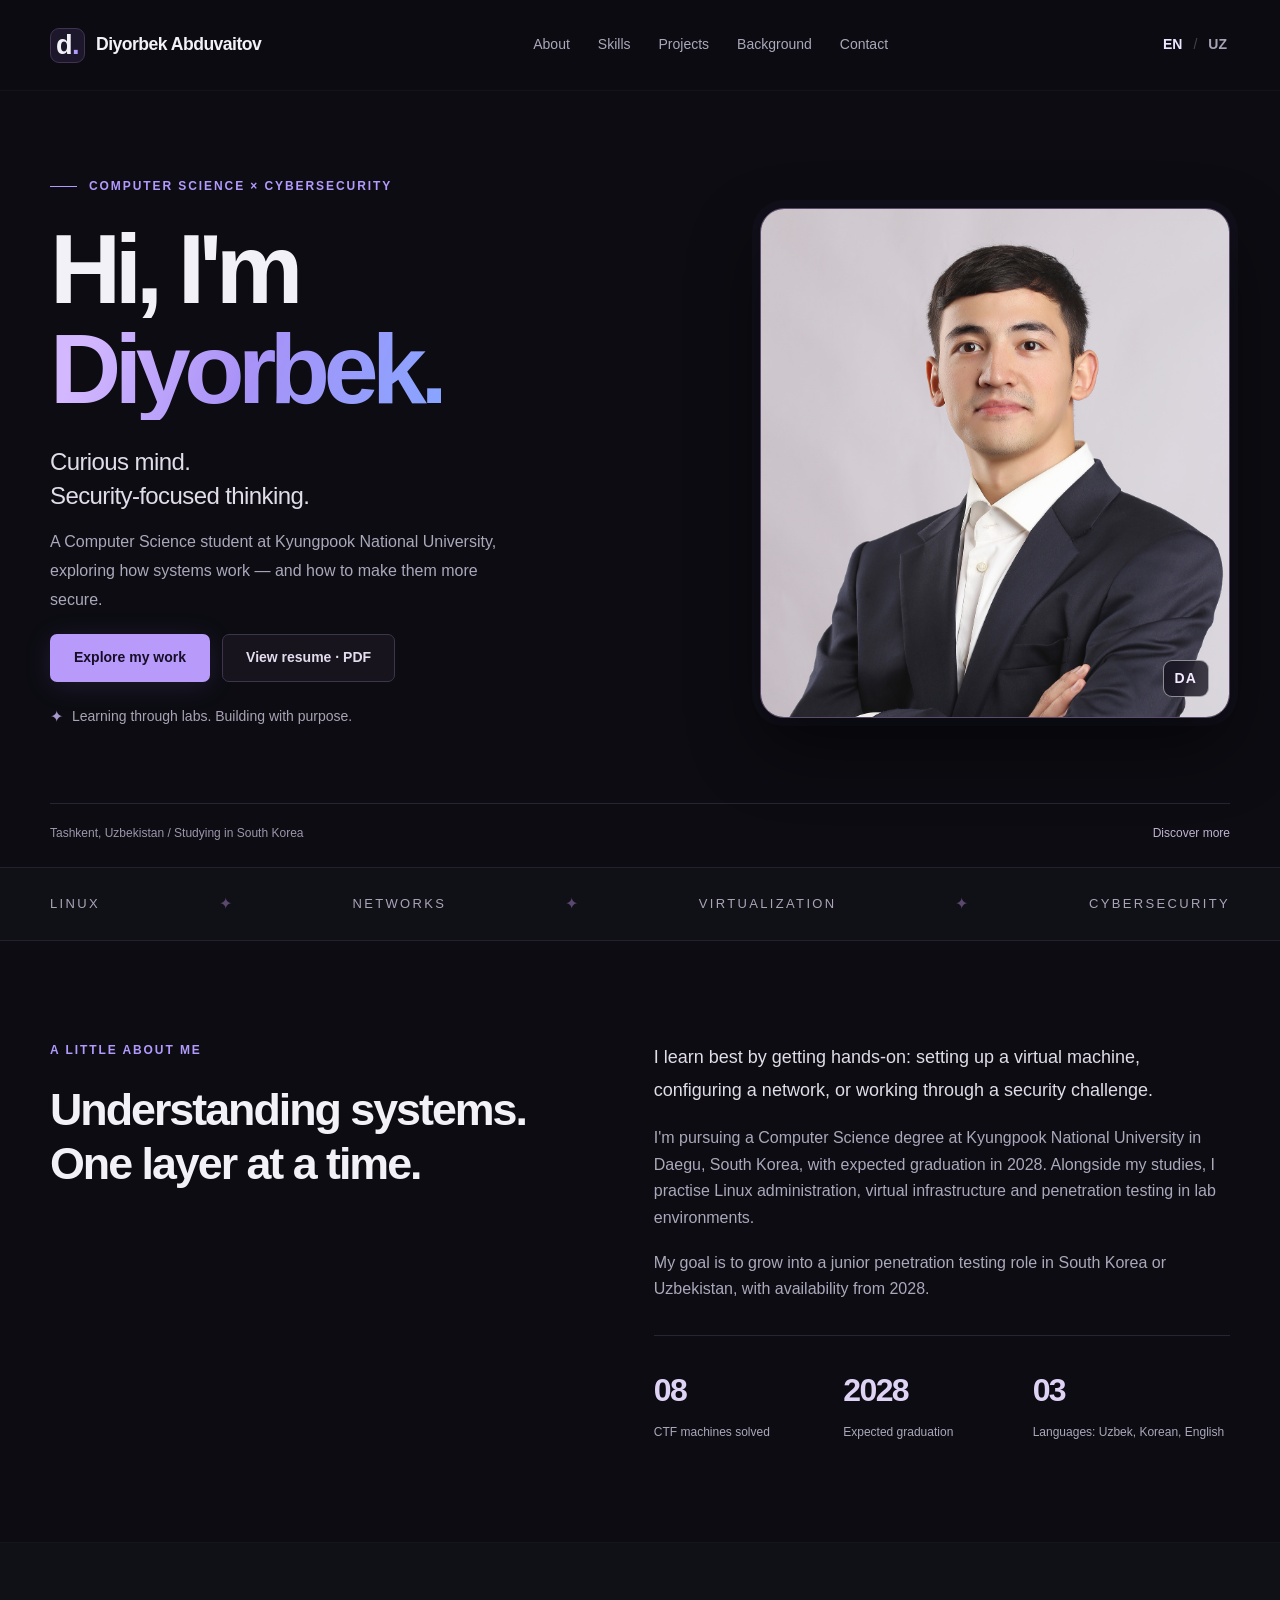
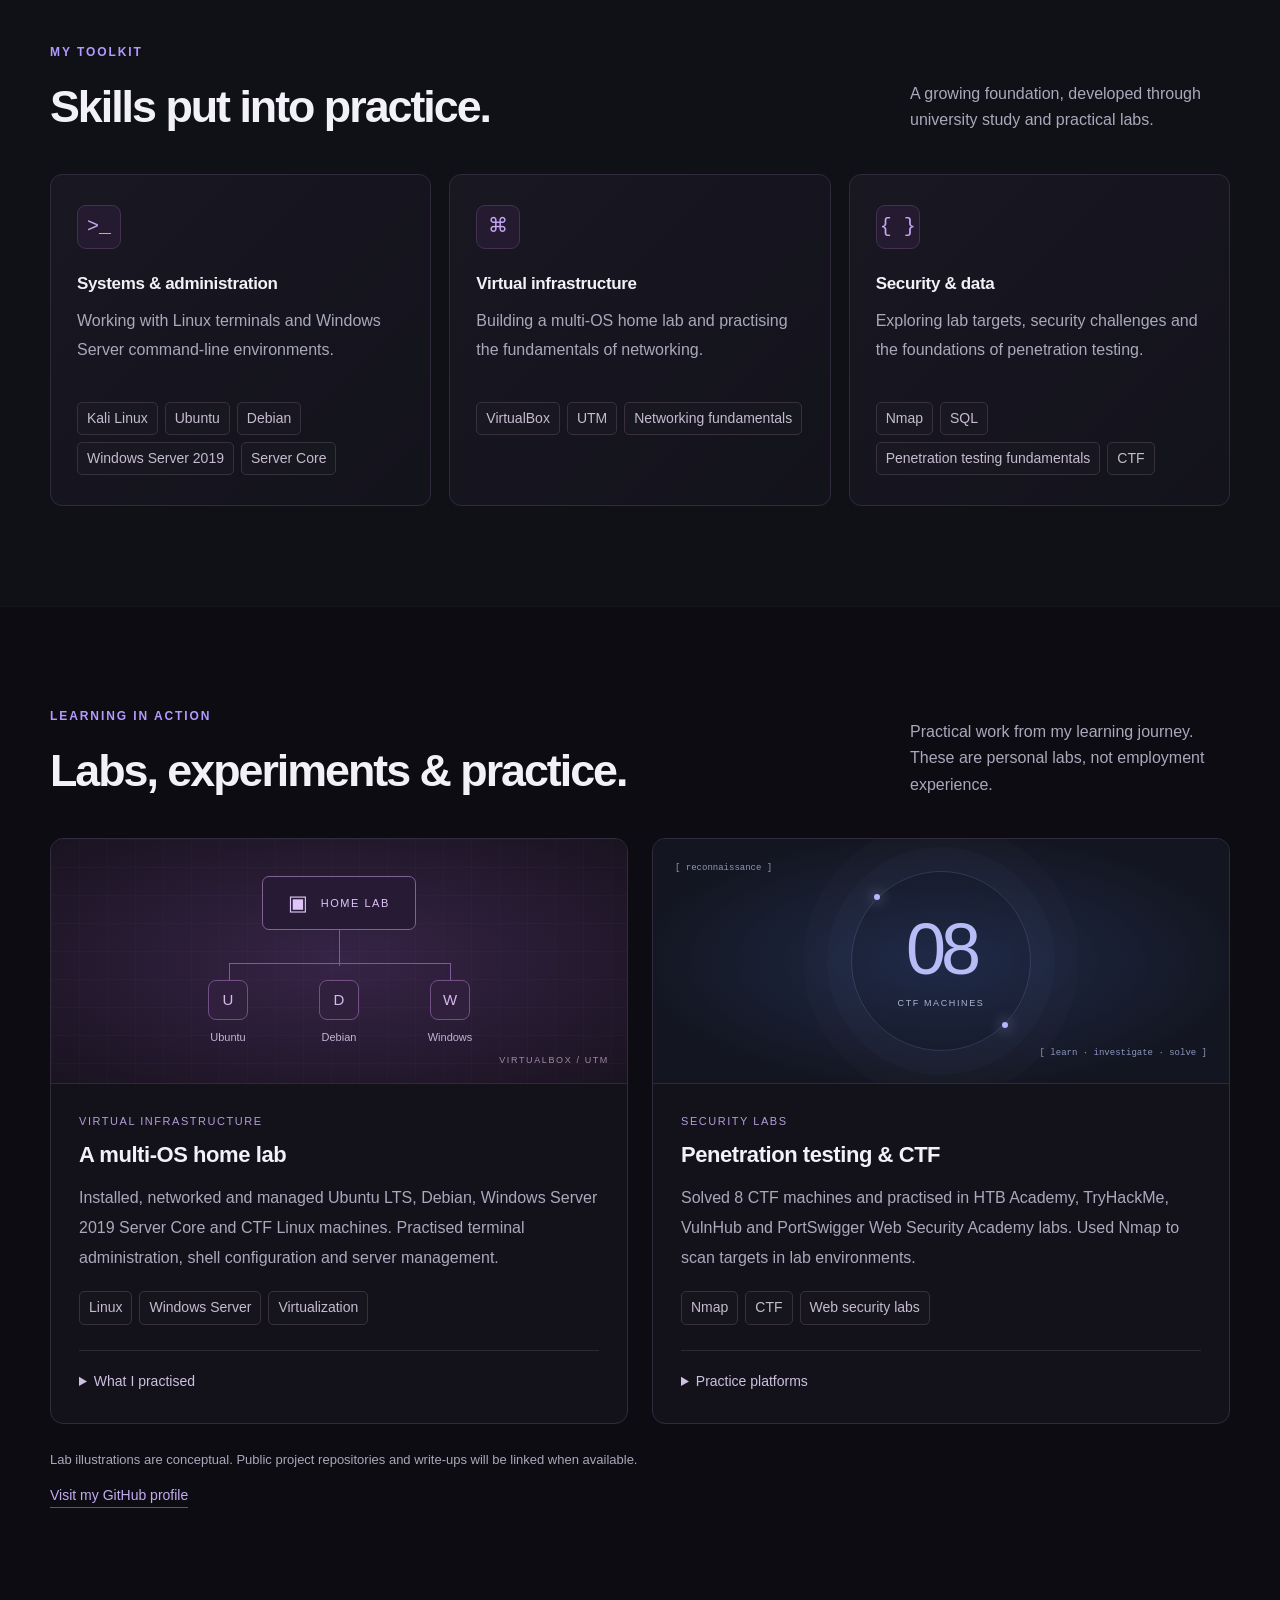
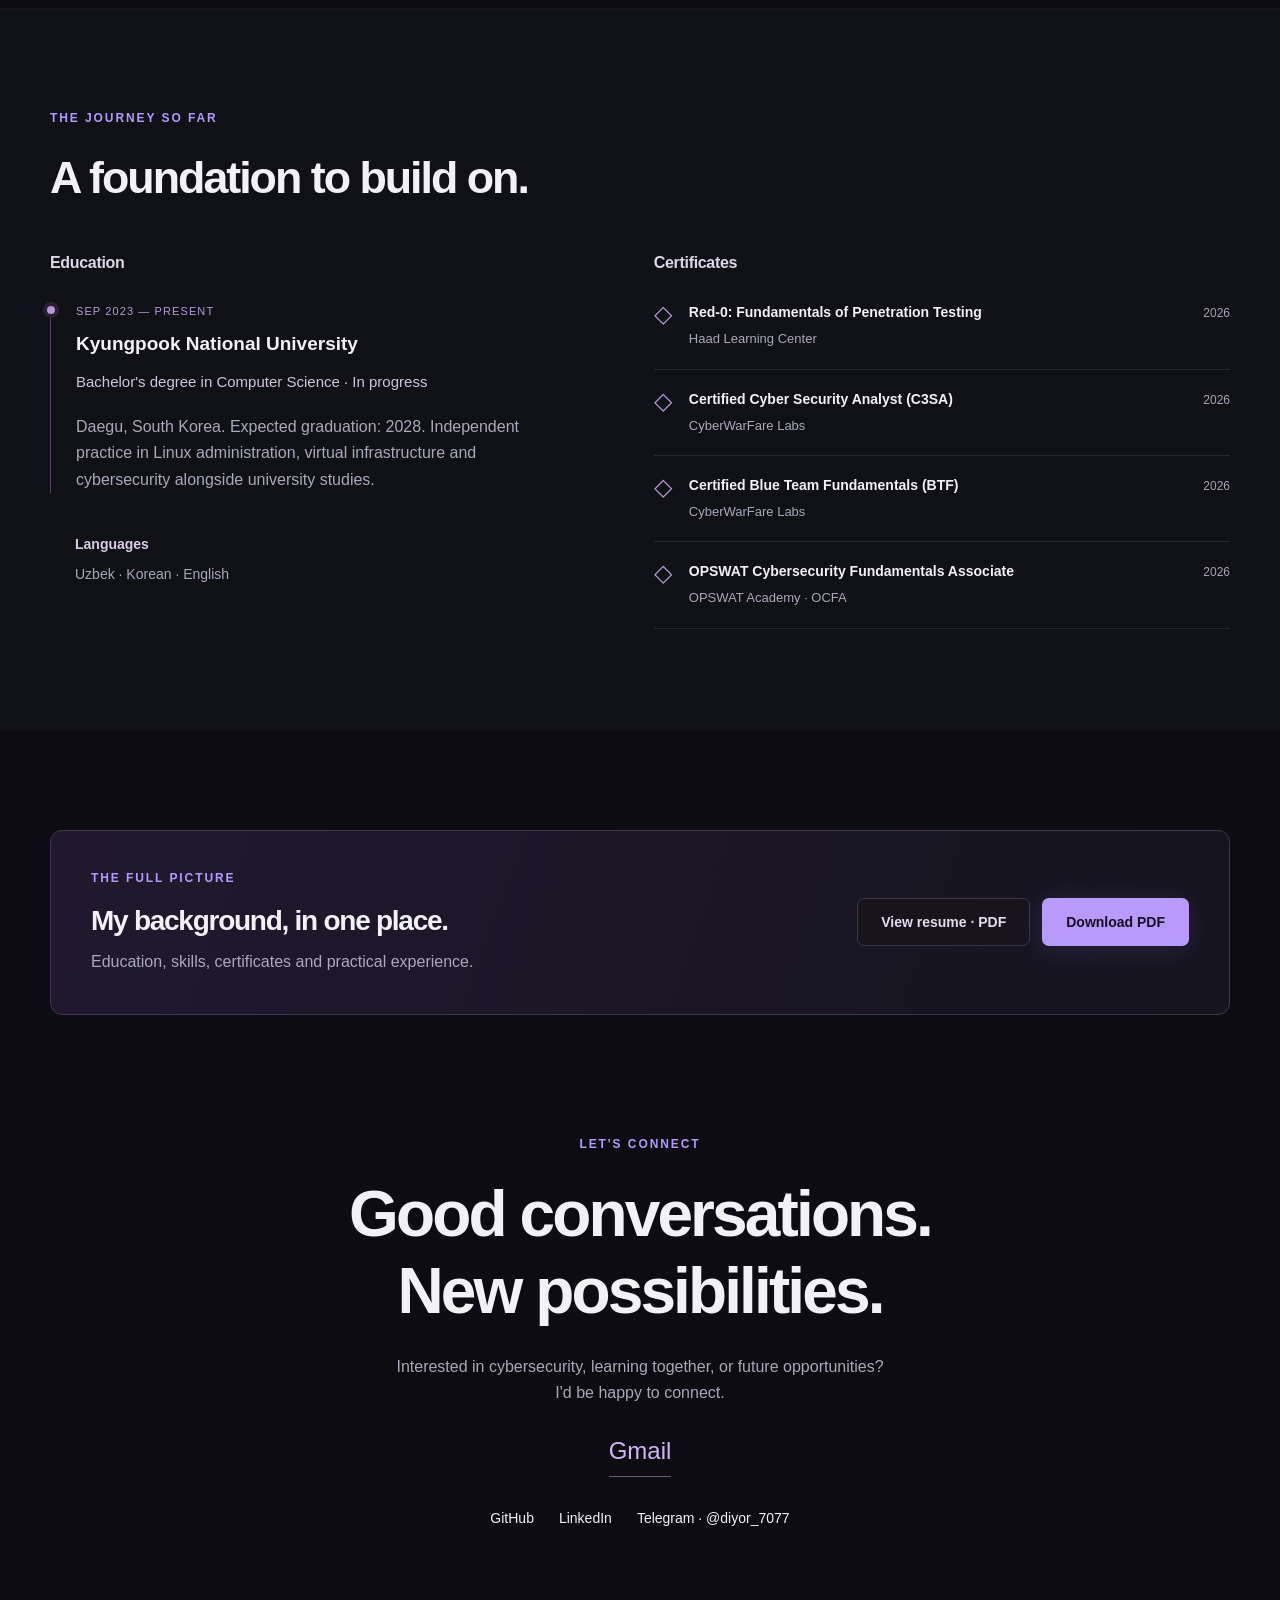
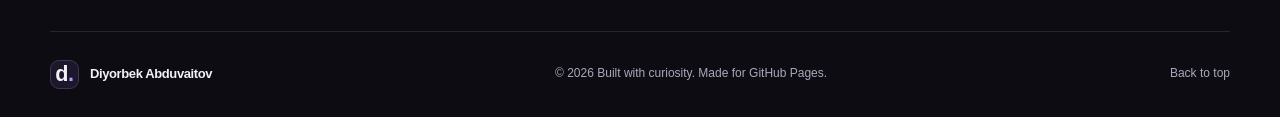
<file: index.html>
<!doctype html>
<html lang="en">
<head>
  <meta charset="UTF-8">
  <meta name="viewport" content="width=device-width, initial-scale=1">
  <meta name="theme-color" content="#0c0c12">
  <title>Diyorbek Abduvaitov | Computer Science & Cybersecurity</title>
  <meta name="description" content="Diyorbek Abduvaitov — Computer Science student at Kyungpook National University. Explore Linux, virtual infrastructure and cybersecurity lab practice.">
  <link rel="canonical" href="https://diyorbekabduvaitov.github.io/">
  <meta property="og:type" content="website">
  <meta property="og:title" content="Diyorbek Abduvaitov | Computer Science & Cybersecurity">
  <meta property="og:description" content="Learning by building. Exploring Linux, networks and cybersecurity.">
  <meta property="og:url" content="https://diyorbekabduvaitov.github.io/">
  <meta name="twitter:card" content="summary">
  <link rel="icon" href="assets/favicon.svg" type="image/svg+xml">
  <link rel="stylesheet" href="styles.css?v=portrait-2">
  <script src="script.js" defer></script>
</head>
<body>
  <a class="skip-link" href="#main" data-i18n="skip">Skip to content</a>
  <header class="site-header">
    <div class="nav-wrap container">
      <a class="brand" href="#home" aria-label="Diyorbek Abduvaitov, home"><span class="brand-mark">d<span>.</span></span><span class="brand-name">Diyorbek Abduvaitov</span></a>
      <nav aria-label="Main navigation" id="navigation">
        <a href="#about" data-i18n="navAbout">About</a>
        <a href="#skills" data-i18n="navSkills">Skills</a>
        <a href="#projects" data-i18n="navWork">Projects</a>
        <a href="#background" data-i18n="navBackground">Background</a>
        <a href="#contact" data-i18n="navContact">Contact</a>
      </nav>
      <div class="nav-actions">
        <div class="language" role="group" aria-label="Language"><button type="button" data-language="en" aria-pressed="true">EN</button><span>/</span><button type="button" data-language="uz" aria-pressed="false">UZ</button></div>
        <button class="menu-toggle" type="button" aria-expanded="false" aria-controls="navigation" aria-label="Open menu"><span></span><span></span></button>
      </div>
    </div>
  </header>
  <main id="main">
    <section class="hero container" id="home" aria-labelledby="hero-title">
      <div class="hero-copy">
        <p class="eyebrow"><span class="short-line"></span><span data-i18n="heroEyebrow">COMPUTER SCIENCE × CYBERSECURITY</span></p>
        <h1 id="hero-title"><span data-i18n="hello">Hi, I'm</span><br><span class="gradient-text">Diyorbek.</span></h1>
        <p class="hero-tagline" data-i18n="tagline">Curious mind.<br>Security-focused thinking.</p>
        <p class="hero-description" data-i18n="heroDescription">A Computer Science student at Kyungpook National University, exploring how systems work — and how to make them more secure.</p>
        <div class="button-row"><a class="button primary" href="#projects" data-i18n="explore">Explore my work</a><a class="button secondary" href="assets/diyorbek-abduvaitov-resume.pdf" target="_blank" rel="noopener" data-i18n="viewCV">View resume · PDF</a></div>
        <p class="hero-note"><span class="small-star" aria-hidden="true">✦</span><span data-i18n="heroNote">Learning through labs. Building with purpose.</span></p>
      </div>
      <div class="hero-visual portrait-visual">
        <img class="portrait" src="assets/diyorbek-abduvaitov-portrait.jpg" alt="Portrait of Diyorbek Abduvaitov" width="1333" height="2000" fetchpriority="high">
        <span class="portrait-corner" aria-hidden="true">DA</span>
      </div>
      <div class="hero-bottom"><span data-i18n="based">Tashkent, Uzbekistan / Studying in South Korea</span><a href="#about" data-i18n="scroll">Discover more</a></div>
    </section>
    <div class="focus-strip"><div class="container"><span>LINUX</span><b aria-hidden="true">✦</b><span data-i18n="stripNetworks">NETWORKS</span><b aria-hidden="true">✦</b><span data-i18n="stripVirtual">VIRTUALIZATION</span><b aria-hidden="true">✦</b><span data-i18n="stripSecurity">CYBERSECURITY</span></div></div>
    <section class="section container about" id="about" aria-labelledby="about-title">
      <div><p class="eyebrow" data-i18n="aboutLabel">A LITTLE ABOUT ME</p><h2 id="about-title" data-i18n="aboutTitle">Understanding systems.<br>One layer at a time.</h2></div>
      <div class="about-copy"><p class="lead" data-i18n="aboutLead">I learn best by getting hands-on: setting up a virtual machine, configuring a network, or working through a security challenge.</p><p data-i18n="aboutBody">I'm pursuing a Computer Science degree at Kyungpook National University in Daegu, South Korea, with expected graduation in 2028. Alongside my studies, I practise Linux administration, virtual infrastructure and penetration testing in lab environments.</p><p data-i18n="aboutGoal">My goal is to grow into a junior penetration testing role in South Korea or Uzbekistan, with availability from 2028.</p><div class="about-facts"><div><strong>08</strong><span data-i18n="ctfFact">CTF machines solved</span></div><div><strong>2028</strong><span data-i18n="gradFact">Expected graduation</span></div><div><strong>03</strong><span data-i18n="langFact">Languages: Uzbek, Korean, English</span></div></div></div>
    </section>
    <section class="section section-tinted" id="skills" aria-labelledby="skills-title"><div class="container">
      <div class="section-heading"><div><p class="eyebrow" data-i18n="skillsLabel">MY TOOLKIT</p><h2 id="skills-title" data-i18n="skillsTitle">Skills put into practice.</h2></div><p data-i18n="skillsIntro">A growing foundation, developed through university study and practical labs.</p></div>
      <div class="skills-grid">
        <article class="skill-card"><span class="skill-icon" aria-hidden="true">&gt;_</span><h3 data-i18n="systemsTitle">Systems & administration</h3><p data-i18n="systemsBody">Working with Linux terminals and Windows Server command-line environments.</p><div class="chips"><span>Kali Linux</span><span>Ubuntu</span><span>Debian</span><span>Windows Server 2019</span><span>Server Core</span></div></article>
        <article class="skill-card"><span class="skill-icon" aria-hidden="true">⌘</span><h3 data-i18n="infraTitle">Virtual infrastructure</h3><p data-i18n="infraBody">Building a multi-OS home lab and practising the fundamentals of networking.</p><div class="chips"><span>VirtualBox</span><span>UTM</span><span data-i18n="networking">Networking fundamentals</span></div></article>
        <article class="skill-card"><span class="skill-icon" aria-hidden="true">{ }</span><h3 data-i18n="securityTitle">Security & data</h3><p data-i18n="securityBody">Exploring lab targets, security challenges and the foundations of penetration testing.</p><div class="chips"><span>Nmap</span><span>SQL</span><span data-i18n="pentesting">Penetration testing fundamentals</span><span>CTF</span></div></article>
      </div>
    </div></section>
    <section class="section container" id="projects" aria-labelledby="projects-title">
      <div class="section-heading"><div><p class="eyebrow" data-i18n="projectsLabel">LEARNING IN ACTION</p><h2 id="projects-title" data-i18n="projectsTitle">Labs, experiments & practice.</h2></div><p data-i18n="projectsIntro">Practical work from my learning journey. These are personal labs, not employment experience.</p></div>
      <div class="projects-grid">
        <article class="project-card"><div class="project-art lab-art" role="img" aria-label="Illustration of connected virtual machines"><div class="lab-host"><span class="host-symbol">▣</span> HOME LAB</div><div class="lab-connection"></div><div class="lab-machines"><span><b>U</b>Ubuntu</span><span><b>D</b>Debian</span><span><b>W</b>Windows</span></div><span class="art-note">VIRTUALBOX / UTM</span></div><div class="project-content"><p class="project-category" data-i18n="labCategory">VIRTUAL INFRASTRUCTURE</p><h3 data-i18n="labTitle">A multi-OS home lab</h3><p data-i18n="labBody">Installed, networked and managed Ubuntu LTS, Debian, Windows Server 2019 Server Core and CTF Linux machines. Practised terminal administration, shell configuration and server management.</p><div class="chips"><span>Linux</span><span>Windows Server</span><span data-i18n="virtualization">Virtualization</span></div><details><summary data-i18n="labDetails">What I practised</summary><p data-i18n="labDetailBody">Creating virtual machines with VirtualBox and UTM, configuring virtual networks, using Linux terminals and managing Windows Server from the command line.</p></details></div></article>
        <article class="project-card"><div class="project-art ctf-art" role="img" aria-label="Illustration representing eight solved CTF machines"><div class="ctf-orbit"></div><div class="ctf-number">08<span>CTF MACHINES</span></div><span class="ctf-code code-one">[ reconnaissance ]</span><span class="ctf-code code-two">[ learn · investigate · solve ]</span></div><div class="project-content"><p class="project-category" data-i18n="ctfCategory">SECURITY LABS</p><h3 data-i18n="ctfTitle">Penetration testing & CTF</h3><p data-i18n="ctfBody">Solved 8 CTF machines and practised in HTB Academy, TryHackMe, VulnHub and PortSwigger Web Security Academy labs. Used Nmap to scan targets in lab environments.</p><div class="chips"><span>Nmap</span><span>CTF</span><span data-i18n="webLabs">Web security labs</span></div><details><summary data-i18n="ctfDetails">Practice platforms</summary><p class="platform-links"><a href="https://academy.hackthebox.com/" target="_blank" rel="noopener">HTB Academy</a><a href="https://tryhackme.com/" target="_blank" rel="noopener">TryHackMe</a><a href="https://www.vulnhub.com/" target="_blank" rel="noopener">VulnHub</a><a href="https://portswigger.net/web-security" target="_blank" rel="noopener">PortSwigger Academy</a></p></details></div></article>
      </div>
      <p class="projects-note" data-i18n="projectNote">Lab illustrations are conceptual. Public project repositories and write-ups will be linked when available.</p>
      <a class="text-link" href="https://github.com/diyorbekabduvaitov" target="_blank" rel="noopener" data-i18n="githubVisit">Visit my GitHub profile</a>
    </section>
    <section class="section section-tinted" id="background" aria-labelledby="background-title"><div class="container">
      <p class="eyebrow" data-i18n="backgroundLabel">THE JOURNEY SO FAR</p><h2 id="background-title" data-i18n="backgroundTitle">A foundation to build on.</h2>
      <div class="background-grid"><div class="education"><h3 data-i18n="educationLabel">Education</h3><div class="timeline"><p class="timeline-date" data-i18n="educationDate">SEP 2023 — PRESENT</p><h4>Kyungpook National University</h4><p class="degree" data-i18n="degree">Bachelor's degree in Computer Science · In progress</p><p data-i18n="educationBody">Daegu, South Korea. Expected graduation: 2028. Independent practice in Linux administration, virtual infrastructure and cybersecurity alongside university studies.</p></div><div class="language-note"><h4 data-i18n="languagesTitle">Languages</h4><p data-i18n="languagesBody">Uzbek · Korean · English</p></div></div>
      <div class="certificates"><h3 data-i18n="certificatesLabel">Certificates</h3><ul><li><span class="cert-icon" aria-hidden="true">◇</span><div><h4>Red-0: Fundamentals of Penetration Testing</h4><p>Haad Learning Center</p></div><time datetime="2026-10">2026</time></li><li><span class="cert-icon" aria-hidden="true">◇</span><div><h4>Certified Cyber Security Analyst (C3SA)</h4><p>CyberWarFare Labs</p></div><time datetime="2026-10">2026</time></li><li><span class="cert-icon" aria-hidden="true">◇</span><div><h4>Certified Blue Team Fundamentals (BTF)</h4><p>CyberWarFare Labs</p></div><time datetime="2026-10">2026</time></li><li><span class="cert-icon" aria-hidden="true">◇</span><div><h4>OPSWAT Cybersecurity Fundamentals Associate</h4><p>OPSWAT Academy · OCFA</p></div><time datetime="2026-10">2026</time></li></ul></div></div>
    </div></section>
    <section class="section container" id="resume" aria-labelledby="resume-title"><div class="resume-banner"><div><p class="eyebrow" data-i18n="resumeLabel">THE FULL PICTURE</p><h2 id="resume-title" data-i18n="resumeTitle">My background, in one place.</h2><p data-i18n="resumeBody">Education, skills, certificates and practical experience.</p></div><div class="button-row"><a class="button secondary" href="assets/diyorbek-abduvaitov-resume.pdf" target="_blank" rel="noopener" data-i18n="viewCV">View resume · PDF</a><a class="button primary" href="assets/diyorbek-abduvaitov-resume.pdf" download="Diyorbek-Abduvaitov-Resume.pdf" data-i18n="downloadCV">Download PDF</a></div></div></section>
    <section class="section container contact" id="contact" aria-labelledby="contact-title"><p class="eyebrow" data-i18n="contactLabel">LET'S CONNECT</p><h2 id="contact-title" data-i18n="contactTitle">Good conversations.<br>New possibilities.</h2><p data-i18n="contactBody">Interested in cybersecurity, learning together, or future opportunities? I'd be happy to connect.</p><a class="email-link" href="mailto:abduvaitovdiyorbek87@gmail.com">Gmail</a><div class="contact-links"><a href="https://github.com/diyorbekabduvaitov" target="_blank" rel="noopener">GitHub</a><a href="https://www.linkedin.com/in/diyorbek-abduvaitov" target="_blank" rel="noopener">LinkedIn</a><a href="https://t.me/diyor_7077" target="_blank" rel="noopener">Telegram · @diyor_7077</a></div></section>
  </main>
  <footer class="container footer"><a class="brand" href="#home"><span class="brand-mark">d<span>.</span></span><span>Diyorbek Abduvaitov</span></a><p>© <span id="year">2026</span> <span data-i18n="footer">Built with curiosity. Made for GitHub Pages.</span></p><a href="#home" data-i18n="backTop">Back to top</a></footer>
</body>
</html>
</file>
<file: styles.css>
@charset "UTF-8";
:root{color-scheme:dark;--bg:#0c0c12;--surface:#12121b;--text:#f2f1f7;--muted:#aaa8bb;--accent:#b39aff;--line:#272532;--blue:#86a8ff;--max:1180px;font-family:Inter,-apple-system,BlinkMacSystemFont,"Segoe UI",sans-serif;font-size:16px}
*{box-sizing:border-box}html{scroll-behavior:smooth;scroll-padding-top:100px}body{margin:0;background:var(--bg);color:var(--text);line-height:1.65}a{color:inherit;text-decoration:none}button{font:inherit}a,button,summary{-webkit-tap-highlight-color:transparent}button,summary{cursor:pointer}button{color:inherit}a:focus-visible,button:focus-visible,summary:focus-visible{outline:2px solid var(--accent);outline-offset:6px}::selection{background:#7156b9;color:white}.container{width:min(var(--max),calc(100% - 80px));margin-inline:auto}p{margin:0 0 1.2rem}h1,h2,h3,h4{line-height:1.2;margin:0;font-weight:650}h2{font-size:clamp(2rem,3.5vw,2.8rem);letter-spacing:-.045em}h3{font-size:1.25rem;letter-spacing:-.02em}h4{font-size:1rem}section[id]{scroll-margin-top:20px}.skip-link{position:fixed;top:-100px;left:20px;z-index:100;padding:12px 20px;background:var(--accent);color:#101016}.skip-link:focus{top:12px}.site-header{position:sticky;top:0;z-index:20;background:#0c0c12ed;backdrop-filter:blur(18px);border-bottom:1px solid #ffffff09}.nav-wrap{height:90px;display:flex;align-items:center;justify-content:space-between;gap:30px}.brand{display:flex;align-items:center;gap:11px;font-weight:650;letter-spacing:-.03em;font-size:1.1rem;white-space:nowrap}.brand-mark{height:35px;width:35px;background:#1c172b;border:1px solid #423351;border-radius:9px;display:flex;align-items:center;justify-content:center;font-size:1.7rem;line-height:1}.brand-mark span{color:var(--accent)}nav{display:flex;gap:28px}nav a{color:var(--muted);font-size:.875rem;padding:10px 0;transition:color .2s}nav a:hover,nav a.active{color:#d0bfff}.nav-actions{display:flex;align-items:center;gap:20px}.language{display:flex;align-items:center;gap:8px;font-size:.8125rem}.language button{border:0;background:transparent;padding:8px 3px;color:#a8a2b6;font-weight:650}.language button[aria-pressed=true]{color:#ece6ff}.language span{color:#47414e}.menu-toggle{display:none;width:40px;height:40px;border:1px solid var(--line);border-radius:8px;background:var(--surface);padding:10px}.menu-toggle span{display:block;height:2px;background:var(--text);margin:5px 0}
.hero{position:relative;display:grid;grid-template-columns:1.08fr 1fr;column-gap:24px;padding-top:86px;padding-bottom:0;min-height:690px}.eyebrow{color:var(--accent);font-size:.75rem;font-weight:650;letter-spacing:.16em;margin-bottom:22px;display:flex;align-items:center;gap:12px}.short-line{width:27px;height:1px;background:var(--accent)}h1{font-size:clamp(4rem,7.7vw,6.45rem);letter-spacing:-.065em;line-height:1.02;font-weight:700}.gradient-text{background:linear-gradient(110deg,#d3b7ff 10%,#a992f7 50%,#87a5ff);background-clip:text;-webkit-background-clip:text;color:transparent;display:inline-block;animation:arrive .8s both}.hero-tagline{font-size:1.5rem;line-height:1.42;letter-spacing:-.025em;margin-top:25px;margin-bottom:15px;color:#e0dce9}.hero-description{max-width:465px;color:var(--muted);font-size:1rem;line-height:1.8}.button-row{display:flex;gap:12px;flex-wrap:wrap;align-items:center}.button{display:inline-flex;align-items:center;justify-content:center;min-height:48px;padding:11px 23px;font-size:.875rem;border:1px solid transparent;border-radius:7px;font-weight:600;transition:transform .2s,background .2s,box-shadow .2s}.button:hover{transform:translateY(-2px)}.primary{background:#b79afa;color:#160e26;box-shadow:0 4px 28px #a383f522}.primary:hover{background:#c9afff;box-shadow:0 4px 32px #a383f53a}.secondary{border-color:#3c354c;background:#17141e;color:#e4ddef}.secondary:hover{background:#252031}.hero-note{font-size:.8125rem;color:#aaa3b6;margin-top:22px;display:flex;align-items:center;gap:9px}.small-star{color:#a998ca;font-size:1rem}.hero-visual{position:relative;align-self:center;height:440px;min-width:0;isolation:isolate}.hero-visual:before{content:"";position:absolute;inset:-70px -20px;background:radial-gradient(ellipse,#6044b32d,transparent 66%);z-index:-2}.visual-grid{position:absolute;inset:20px 0;background-image:linear-gradient(#8e78b809 1px,transparent 1px),linear-gradient(90deg,#8e78b809 1px,transparent 1px);background-size:34px 34px;mask-image:radial-gradient(ellipse,black,transparent 72%)}.orbit{position:absolute;top:16px;left:24px;right:12px;height:400px;border:1px solid #7f659c20;border-radius:50%;transform:rotate(-26deg)}.orbit-two{inset:47px 56px;height:335px;border-style:dashed;border-color:#927cba16;transform:rotate(20deg)}.terminal{position:absolute;top:97px;left:8%;width:89%;background:linear-gradient(135deg,#1b1724,#11121a);border:1px solid #514063;border-radius:12px;box-shadow:0 30px 65px #0006,0 0 40px #7052950c;transform:perspective(1000px) rotateY(-6deg) rotateZ(-3deg);overflow:hidden}.terminal-bar{height:42px;display:flex;align-items:center;justify-content:space-between;padding:0 15px;background:#ffffff03;border-bottom:1px solid #ffffff0b;font-family:ui-monospace,SFMono-Regular,Consolas,monospace;font-size:.6875rem;color:#9e95ac}.terminal-dots{display:flex;gap:6px}.terminal-dots i{width:7px;height:7px;background:#ba7883;border-radius:50%}.terminal-dots i:nth-child(2){background:#c3ab75}.terminal-dots i:nth-child(3){background:#7ca893}.terminal-symbol{color:#ab9ec1;font-size:1.125rem}.terminal-body{padding:25px 23px 17px;font-family:ui-monospace,SFMono-Regular,Consolas,monospace;font-size:.75rem;line-height:1.95}.terminal-body p{margin-bottom:13px}.prompt{color:#bca2f8;padding-right:7px}.terminal-muted{color:#9c92aa}.code-key{display:inline-block;width:49px;color:#9cb8e3}.code-value{color:#d6c0eb}.terminal-tags{display:flex;gap:18px;color:#a6bcce}.last-command{margin:12px 0 0!important}.cursor{display:inline-block;width:7px;height:14px;background:#bca2f8;vertical-align:middle;animation:blink 1.3s steps(1) infinite}.floating-label{position:absolute;display:flex;align-items:center;gap:9px;padding:7px 13px;font-size:.75rem;background:#191523;border:1px solid #4c3a62;border-radius:6px;z-index:2;box-shadow:0 10px 20px #0002}.label-icon{font-family:monospace;color:#b99af0;font-size:1.2rem}.label-linux{top:40px;left:20%;transform:rotate(-7deg)}.label-network{right:0;top:60px;transform:rotate(7deg)}.label-security{bottom:7px;left:25px;transform:rotate(-5deg)}.visual-caption{position:absolute;bottom:-3px;right:30px;font-size:.625rem;letter-spacing:.18em;color:#877991}.hero-bottom{grid-column:1/-1;display:flex;justify-content:space-between;border-top:1px solid var(--line);margin-top:54px;padding:20px 0 23px;font-size:.75rem;color:#9d96ac}.hero-bottom a{color:#c0b2d1}.focus-strip{background:#101017;border-block:1px solid #24212d}.focus-strip .container{display:flex;align-items:center;justify-content:space-between;gap:20px;padding-block:23px;color:#aba4b8;font-size:.8125rem;letter-spacing:.18em;font-weight:500}.focus-strip b{font-size:1rem;color:#5b486e;font-weight:400}
.section{padding-block:100px}.section-tinted{background:#101017;border-block:1px solid #ffffff05}.about{display:grid;grid-template-columns:1fr 1.1fr;gap:80px}.about-copy p{color:var(--muted);font-size:.9375rem}.about-copy .lead{font-size:1.125rem;color:#e0dce8;line-height:1.8}.about-facts{display:grid;grid-template-columns:1fr 1fr 1.2fr;margin-top:32px;padding-top:28px;border-top:1px solid var(--line);gap:25px}.about-facts strong{display:block;font-size:2rem;letter-spacing:-.05em;font-weight:600;color:#dfd3f5}.about-facts span{display:block;font-size:.75rem;line-height:1.7;color:var(--muted);margin-top:5px}.section-heading{display:flex;justify-content:space-between;align-items:flex-end;gap:35px;margin-bottom:40px}.section-heading .eyebrow{margin-bottom:17px}.section-heading>p{color:var(--muted);max-width:320px;font-size:.875rem;margin:0}.skills-grid{display:grid;grid-template-columns:repeat(3,1fr);gap:18px}.skill-card{padding:30px 26px;background:linear-gradient(135deg,#191722,#13131c);border:1px solid #302a3c;border-radius:12px;transition:border-color .2s,transform .2s}.skill-card:hover{border-color:#70588f;transform:translateY(-4px)}.skill-icon{display:flex;align-items:center;justify-content:center;width:44px;height:44px;border:1px solid #42324f;border-radius:9px;background:#241b31;color:#c6a8f5;font-size:1.25rem;font-family:monospace;margin-bottom:25px}.skill-card h3{font-size:1.0625rem;margin-bottom:13px}.skill-card p{color:var(--muted);font-size:.875rem;line-height:1.8;min-height:76px}.chips{display:flex;gap:7px;flex-wrap:wrap}.chips span{border:1px solid #38303f;background:#ffffff03;border-radius:5px;padding:4px 9px;font-size:.75rem;color:#c5bccf}.projects-grid{display:grid;grid-template-columns:repeat(2,1fr);gap:24px}.project-card{border:1px solid #322b3d;border-radius:13px;overflow:hidden;background:#13121b}.project-art{height:245px;position:relative;overflow:hidden;border-bottom:1px solid #33273f;background:radial-gradient(ellipse at 50% 50%,#38234d 0%,#191320 80%);display:flex;align-items:center;justify-content:center}.lab-art{flex-direction:column;background-image:linear-gradient(#a88eb608 1px,transparent 1px),linear-gradient(90deg,#a88eb608 1px,transparent 1px),radial-gradient(ellipse at 50% 50%,#372447,#191320);background-size:28px 28px,28px 28px,100% 100%}.lab-host{display:flex;align-items:center;gap:11px;border:1px solid #826193;padding:9px 25px;border-radius:7px;font-size:.6875rem;letter-spacing:.14em;color:#e0c5f8;background:#271a35;z-index:1}.host-symbol{font-size:1.3rem}.lab-connection{height:36px;width:1px;background:#7c5c98;position:relative}.lab-connection:after{content:"";position:absolute;width:220px;height:16px;border:1px solid #7c5c98;border-bottom:0;left:-110px;bottom:-14px}.lab-machines{display:flex;gap:28px;z-index:1}.lab-machines>span{width:83px;display:flex;align-items:center;flex-direction:column;font-size:.6875rem;color:#c6b2d8}.lab-machines b{margin:14px 0 8px;width:40px;height:40px;display:grid;place-items:center;background:#30203e;border:1px solid #725086;border-radius:8px;color:#d6b8ec;font-size:.9375rem;font-weight:500}.art-note{position:absolute;bottom:15px;right:18px;font-size:.5625rem;letter-spacing:.18em;color:#a28aa9}.ctf-art{background:radial-gradient(ellipse at center,#202a48,#131621 75%)}.ctf-orbit{width:180px;height:180px;border:1px solid #7486bd44;border-radius:50%;position:absolute;box-shadow:0 0 0 24px #849bd008,0 0 0 48px #849bd005}.ctf-orbit:before,.ctf-orbit:after{content:"";height:6px;width:6px;border-radius:50%;background:#b6b5ff;position:absolute;top:22px;left:22px;box-shadow:0 0 13px #b6b5ff}.ctf-orbit:after{top:auto;left:auto;bottom:22px;right:22px}.ctf-number{text-align:center;font-size:4.5rem;color:#b7bcf7;line-height:1;letter-spacing:-.07em;font-weight:500}.ctf-number span{display:block;font-size:.5625rem;letter-spacing:.18em;color:#adb4d0;margin-top:14px}.ctf-code{position:absolute;font-size:.5625rem;color:#8d96bc;font-family:monospace}.code-one{top:22px;left:22px}.code-two{bottom:22px;right:22px}.project-content{padding:28px}.project-category{font-size:.6875rem;letter-spacing:.14em;color:#b59cda;margin-bottom:12px}.project-content h3{font-size:1.375rem;margin-bottom:15px}.project-content>p:not(.project-category){font-size:.875rem;color:var(--muted);line-height:1.85}.project-content details{margin-top:25px;padding-top:17px;border-top:1px solid #302838;font-size:.8125rem;color:#cec0df}.project-content summary{padding:2px 0}.project-content details p{margin:15px 0 0;color:var(--muted);font-size:.875rem}.platform-links{display:flex;flex-wrap:wrap;gap:10px 18px}.platform-links a{text-decoration:underline;text-underline-offset:4px}.projects-note{font-size:.8125rem;color:var(--muted);margin-top:25px;margin-bottom:12px}.text-link{font-size:.875rem;color:#c4acf0;border-bottom:1px solid #66517f;padding-bottom:4px}.text-link:hover{color:white}
.background-grid{display:grid;grid-template-columns:1fr 1.1fr;gap:80px;margin-top:48px}.background-grid>div>h3{font-size:1rem;color:#ded7e9;margin-bottom:30px}.timeline{border-left:1px solid #52405f;padding-left:25px;position:relative}.timeline:before{content:"";width:8px;height:8px;background:#b298d5;border:4px solid #292036;box-sizing:content-box;border-radius:50%;position:absolute;top:0;left:-8px}.timeline-date{font-size:.6875rem;letter-spacing:.1em;color:#b69ad7;margin-bottom:13px}.timeline h4{font-size:1.1875rem;margin-bottom:14px}.timeline .degree{color:#d1c5df;font-size:.9375rem}.timeline p:last-child{font-size:.875rem;color:var(--muted)}.language-note{padding:24px 0 0 25px}.language-note h4{color:#d9cce8;font-size:.875rem}.language-note p{font-size:.875rem;color:var(--muted);margin:10px 0 0}.certificates ul{list-style:none;padding:0;margin:0}.certificates li{display:flex;gap:17px;padding:19px 0;border-bottom:1px solid var(--line);align-items:flex-start}.certificates li:first-child{padding-top:0}.cert-icon{color:#b39ad4;font-size:1.5rem;line-height:1}.certificates li div{flex:1}.certificates h4{font-size:.875rem;line-height:1.5}.certificates p{font-size:.8125rem;color:var(--muted);margin:5px 0 0}.certificates time{font-size:.75rem;color:#aaa0b7;padding-top:2px}.resume-banner{display:flex;align-items:center;justify-content:space-between;gap:35px;padding:38px 40px;background:linear-gradient(110deg,#21182e,#15141f);border:1px solid #453450;border-radius:12px}.resume-banner .eyebrow{margin-bottom:15px}.resume-banner h2{font-size:1.75rem}.resume-banner p:last-child{color:var(--muted);font-size:.875rem;margin:12px 0 0}.resume-banner .button-row{flex-shrink:0}.contact{text-align:center;padding-top:20px;padding-bottom:100px;max-width:800px}.contact .eyebrow{justify-content:center}.contact h2{font-size:clamp(2.5rem,5vw,4rem)}.contact>p:not(.eyebrow){color:var(--muted);max-width:500px;margin:24px auto}.email-link{display:inline-block;color:#d0b6f6;font-size:clamp(.9375rem,2.5vw,1.5rem);border-bottom:1px solid #71538a;padding-bottom:6px;overflow-wrap:anywhere}.email-link:hover{color:white}.contact-links{display:flex;justify-content:center;flex-wrap:wrap;gap:25px;margin-top:30px;font-size:.875rem}.contact-links a:hover{color:var(--accent)}.footer{display:flex;align-items:center;justify-content:space-between;gap:25px;border-top:1px solid var(--line);padding-block:28px}.footer .brand{font-size:.8125rem}.footer .brand-mark{width:29px;height:29px;font-size:1.35rem}.footer p,.footer>a:last-child{font-size:.75rem;color:var(--muted);margin:0}.footer>a:last-child:hover{color:white}
@keyframes blink{0%,49%{opacity:1}50%,100%{opacity:0}}@keyframes arrive{from{opacity:.4;transform:translateY(12px)}to{opacity:1;transform:translateY(0)}}
@media(min-width:1500px){.hero{padding-top:100px;padding-bottom:0;min-height:750px}.hero-bottom{margin-top:70px}}
@media(max-width:1050px){.container{width:calc(100% - 48px)}nav{gap:17px}.nav-wrap{gap:20px}.hero{column-gap:10px}.hero h1{font-size:5rem}.hero-visual{height:400px}.terminal{left:0;width:100%}.terminal-body{font-size:.6875rem;padding:21px 16px}.orbit{left:0;right:0}.visual-caption{right:0;bottom:-15px}.label-security{bottom:-7px}.hero-description{max-width:400px}.hero-tagline{font-size:1.3rem}.about,.background-grid{gap:40px}.skill-card{padding:25px 20px}.resume-banner{padding:30px;flex-wrap:wrap}.footer{flex-wrap:wrap}}
@media(max-width:760px){html{scroll-padding-top:80px}.container{width:calc(100% - 40px)}.nav-wrap{height:74px}.menu-toggle{display:block}nav{display:none;position:absolute;top:73px;left:0;right:0;padding:18px 24px 24px;background:#111018;border-bottom:1px solid var(--line);box-shadow:0 20px 30px #0006}nav.is-open{display:flex;flex-direction:column;gap:3px}nav a{padding:10px 8px;font-size:1rem}.nav-actions{gap:15px}.hero{padding-top:55px;display:block}.hero h1{font-size:clamp(4.25rem,15vw,6rem)}.hero .eyebrow{font-size:.625rem;letter-spacing:.13em}.hero-tagline{font-size:1.4rem}.hero-description{max-width:520px}.hero-visual{height:390px;max-width:470px;margin:25px auto 35px}.terminal{top:80px;width:90%;left:5%}.terminal-body{font-size:.75rem;padding:20px}.label-linux{top:24px;left:13%}.label-network{top:38px;right:4px}.label-security{bottom:0}.orbit{height:365px;top:6px}.orbit-two{height:300px;top:42px}.visual-caption{bottom:-6px;right:14px}.hero-bottom{margin-top:30px;gap:20px;font-size:.6875rem}.hero-bottom span{max-width:220px}.focus-strip .container{gap:12px;padding-block:19px;font-size:.5625rem;letter-spacing:.08em}.focus-strip b{font-size:.75rem}.section{padding-block:65px}.about,.background-grid{grid-template-columns:1fr;gap:30px}.about-copy .lead{font-size:1rem}.section-heading{display:block;margin-bottom:30px}.section-heading>p{margin-top:20px;max-width:500px}.skills-grid{grid-template-columns:1fr}.skill-card{padding:25px}.skill-card p{min-height:0}.skill-icon{margin-bottom:18px}.skills-grid .chips{margin-top:20px}.projects-grid{grid-template-columns:1fr;gap:28px}.project-art{height:235px}.project-content{padding:25px}.background-grid{margin-top:35px;gap:40px}.resume-banner{padding:26px;gap:22px}.resume-banner h2{font-size:1.6rem}.resume-banner .button-row{flex-shrink:1;gap:10px}.resume-banner .button{padding:10px 15px}.contact{padding-top:5px}.contact-links{gap:18px}.footer{gap:20px}.footer p{order:3;width:100%;font-size:.6875rem}.footer .brand{font-size:.75rem}.footer>a:last-child{font-size:.6875rem}.about-facts{gap:14px}.about-facts span{font-size:.6875rem}}
@media(max-width:380px){.container{width:calc(100% - 32px)}.brand{font-size:1rem;gap:7px}.brand-mark{width:30px;height:30px}.hero h1{font-size:4rem}.terminal-body{font-size:.625rem;padding:17px 12px}.terminal-bar{font-size:.5625rem;padding-inline:10px}.hero-visual{height:350px}.terminal{top:80px}.label-security{bottom:-8px}.orbit{height:320px}.orbit-two{height:265px}.visual-caption{font-size:.5rem;right:0;bottom:-16px}.button{padding-inline:16px}.focus-strip .container{font-size:.5rem;gap:7px}.nav-actions{gap:10px}.language{gap:5px}}
@media(prefers-reduced-motion:reduce){html{scroll-behavior:auto}*,*:before,*:after{animation:none!important;transition:none!important}}

/* Keep explanatory text and interactive labels comfortable to read. */
.about-copy p,.skill-card p,.project-content>p:not(.project-category),.timeline p:last-child,.resume-banner p:last-child,.section-heading>p{font-size:1rem}
.chips span,.language,.hero-note,.contact-links,.project-content details,.text-link{font-size:.875rem}
@media(max-width:760px){
  .hero-visual{overflow:hidden}
  .visual-caption{bottom:3px}
  .label-security{bottom:10px}
  .focus-strip .container{display:grid;grid-template-columns:1fr 1fr;text-align:center;gap:12px;font-size:.75rem}
  .focus-strip b{display:none}
}

/* Let the full name fit beside language and menu controls on small screens. */
@media(min-width:761px) and (max-width:1000px){
  .site-header .brand{font-size:.875rem}
  .nav-wrap{gap:14px}
  nav{gap:14px}
}
@media(max-width:760px){
  .site-header .brand{min-width:0;gap:8px}
  .site-header .brand-name{white-space:normal;max-width:125px;font-size:.875rem;line-height:1.3}
  .site-header .brand-mark,.nav-actions{flex-shrink:0}
  .nav-wrap{gap:10px}
}

/* Portrait: a personal photograph, framed in the existing dark visual system. */
.hero-visual.portrait-visual{width:min(100%,470px);height:510px;justify-self:end;align-self:center;border:1px solid #5c4a6c;border-radius:24px;background:#201b2b;box-shadow:0 30px 70px #0007,0 0 0 8px #a182ee0a;overflow:hidden}
.portrait-visual:before{display:none}
.portrait{display:block;width:100%;height:100%;object-fit:cover;object-position:center top}
.portrait-corner{position:absolute;right:20px;bottom:20px;z-index:1;border:1px solid #ffffff80;background:#15111ec9;backdrop-filter:blur(10px);border-radius:9px;padding:6px 11px;color:#f3eaff;font-size:.875rem;font-weight:700;letter-spacing:.08em}
@media(max-width:760px){.hero-visual.portrait-visual{width:min(100%,410px);height:440px;margin:34px auto 40px}}
@media(max-width:380px){.hero-visual.portrait-visual{height:390px}}
</file>
